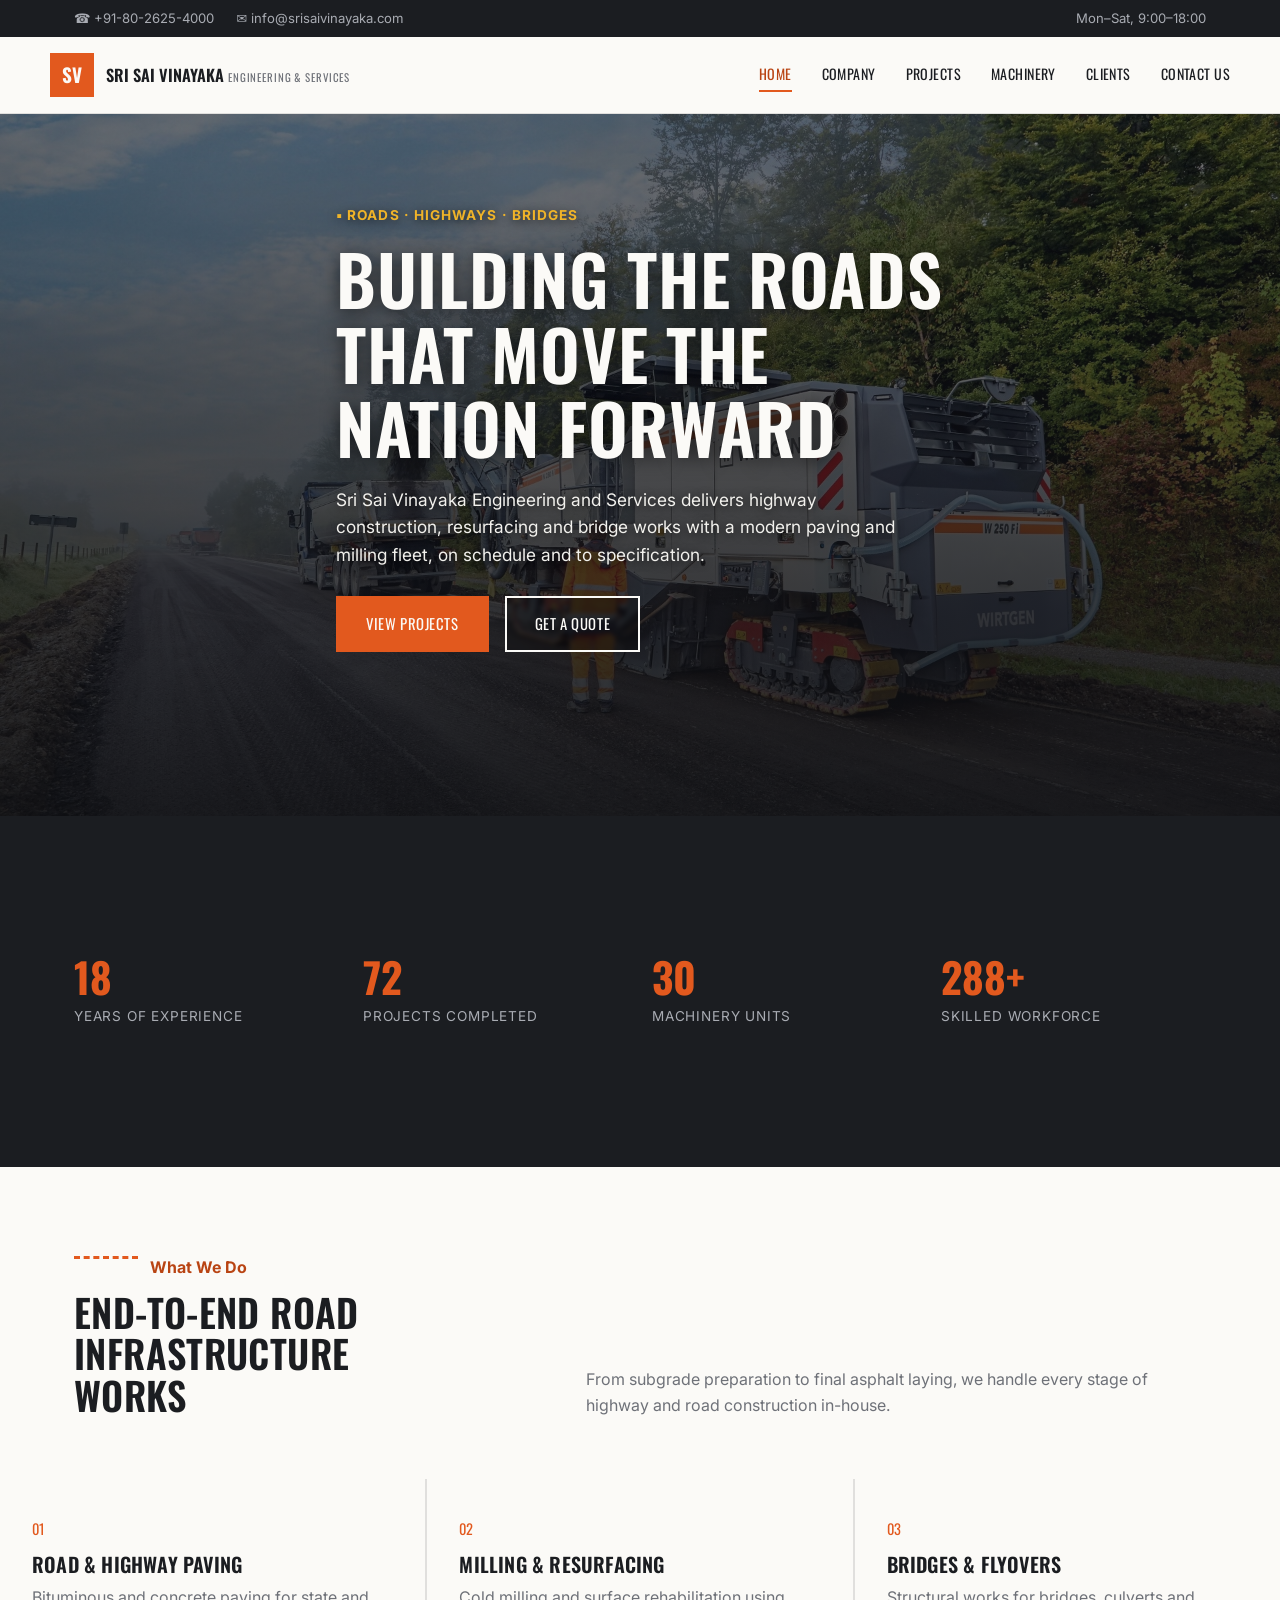
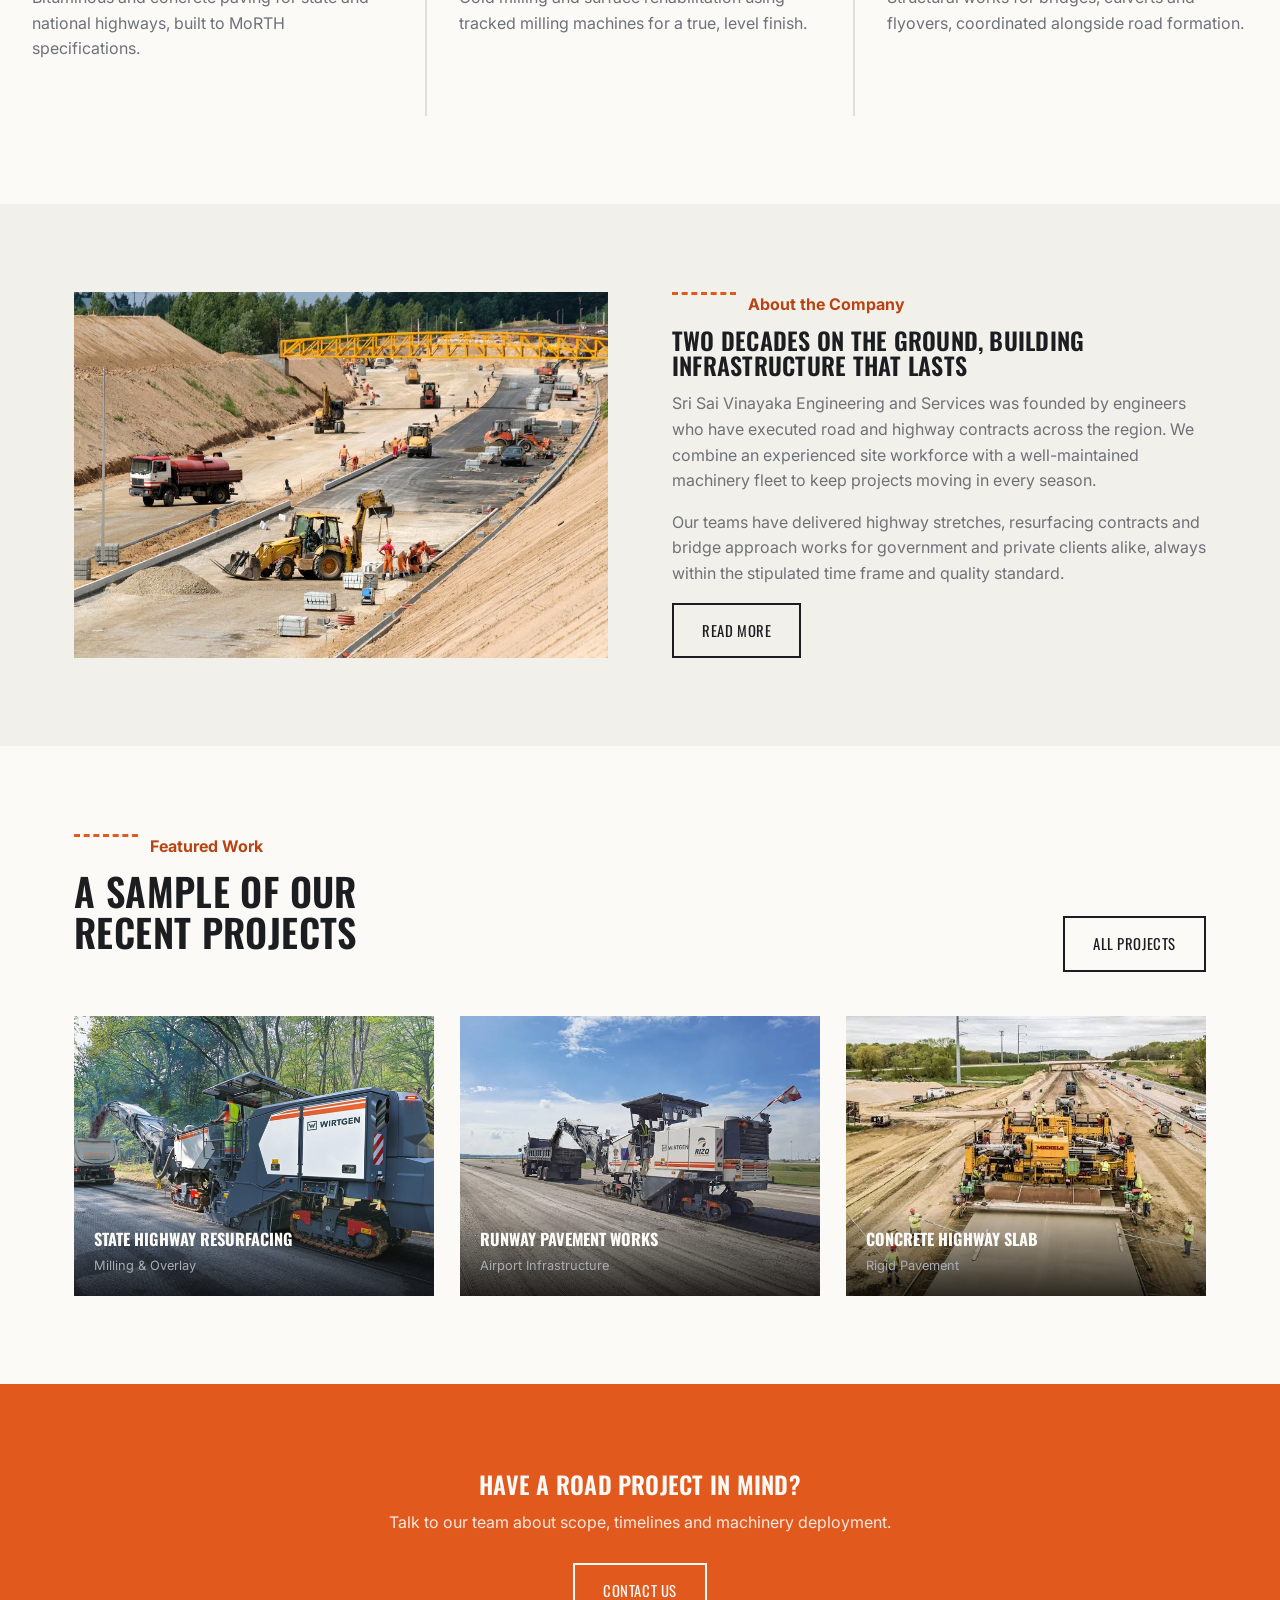
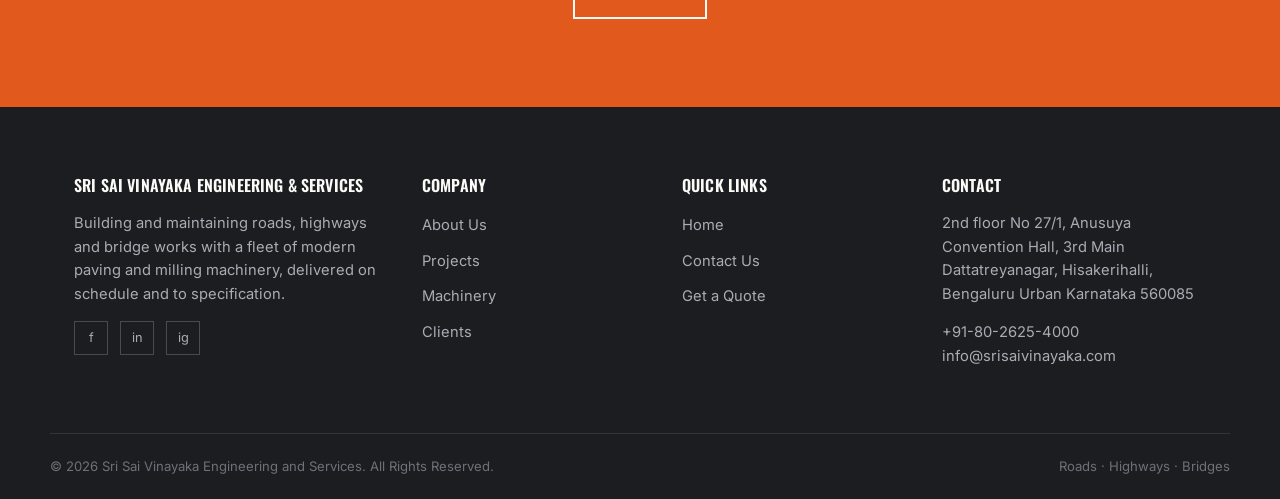
<file: index.html>
<!DOCTYPE html>
<html lang="en">
<head>
<meta charset="UTF-8">
<meta name="viewport" content="width=device-width, initial-scale=1">
<title>Sri Sai Vinayaka Engineering and Services | Road & Highway Construction</title>
<meta name="description" content="Sri Sai Vinayaka Engineering and Services — road, highway and bridge construction with a modern paving and milling machinery fleet.">
<link rel="preconnect" href="https://fonts.googleapis.com">
<link href="https://fonts.googleapis.com/css2?family=Oswald:wght@500;600;700&family=Inter:wght@400;500;600&display=swap" rel="stylesheet">
<link rel="stylesheet" href="css/style.css">
</head>
<body data-page="home">

<div id="site-header"></div>

<section class="hero" style="background-image:url('img/img7.jpg');">
  <div class="container">
    <div class="hero-eyebrow">&#9642; Roads &middot; Highways &middot; Bridges</div>
    <h1>Building the roads that move the nation forward</h1>
    <p>Sri Sai Vinayaka Engineering and Services delivers highway construction, resurfacing and bridge works with a modern paving and milling fleet, on schedule and to specification.</p>
    <div class="hero-cta">
      <a href="projects.html" class="btn btn-solid">View Projects</a>
      <a href="contact.html" class="btn btn-light">Get a Quote</a>
    </div>
  </div>
</section>

<section class="stats">
  <div class="container">
    <div class="stat"><b data-count="18">0</b><span>Years of Experience</span></div>
    <div class="stat"><b data-count="120">0</b><span>Projects Completed</span></div>
    <div class="stat"><b data-count="30">0</b><span>Machinery Units</span></div>
    <div class="stat"><b data-count="450" data-suffix="+">0</b><span>Skilled Workforce</span></div>
  </div>
</section>

<section>
  <div class="container">
    <div class="section-head">
      <div>
        <div class="eyebrow"><span class="laneline"></span>What We Do</div>
        <h2>End-to-end road infrastructure works</h2>
      </div>
      <p>From subgrade preparation to final asphalt laying, we handle every stage of highway and road construction in-house.</p>
    </div>
  </div>
  <div class="grid3">
    <div class="cap-card">
      <div class="num">01</div>
      <h3>Road & Highway Paving</h3>
      <p>Bituminous and concrete paving for state and national highways, built to MoRTH specifications.</p>
    </div>
    <div class="cap-card">
      <div class="num">02</div>
      <h3>Milling & Resurfacing</h3>
      <p>Cold milling and surface rehabilitation using tracked milling machines for a true, level finish.</p>
    </div>
    <div class="cap-card">
      <div class="num">03</div>
      <h3>Bridges & Flyovers</h3>
      <p>Structural works for bridges, culverts and flyovers, coordinated alongside road formation.</p>
    </div>
  </div>
</section>

<section style="background:var(--offwhite);">
  <div class="container split">
    <img src="img/img5.jpg" alt="Highway formation and earthworks in progress">
    <div>
      <div class="eyebrow"><span class="laneline"></span>About the Company</div>
      <h2>Two decades on the ground, building infrastructure that lasts</h2>
      <p>Sri Sai Vinayaka Engineering and Services was founded by engineers who have executed road and highway contracts across the region. We combine an experienced site workforce with a well-maintained machinery fleet to keep projects moving in every season.</p>
      <p>Our teams have delivered highway stretches, resurfacing contracts and bridge approach works for government and private clients alike, always within the stipulated time frame and quality standard.</p>
      <a href="company.html" class="btn">Read More</a>
    </div>
  </div>
</section>

<section>
  <div class="container">
    <div class="section-head">
      <div>
        <div class="eyebrow"><span class="laneline"></span>Featured Work</div>
        <h2>A sample of our recent projects</h2>
      </div>
      <a href="projects.html" class="btn">All Projects</a>
    </div>
  </div>
  <div class="container">
    <div class="gallery">
      <div class="gcard"><img src="img/img2.jpg" alt="Milling machine loading reclaimed asphalt onto a truck"><div class="tag"><b>State Highway Resurfacing</b><span>Milling & Overlay</span></div></div>
      <div class="gcard"><img src="img/img3.jpg" alt="Paving train working on an airport runway"><div class="tag"><b>Runway Pavement Works</b><span>Airport Infrastructure</span></div></div>
      <div class="gcard"><img src="img/img6.jpg" alt="Concrete paving train laying a highway slab"><div class="tag"><b>Concrete Highway Slab</b><span>Rigid Pavement</span></div></div>
    </div>
  </div>
</section>

<section class="ctastrip">
  <div class="container">
    <span class="laneline"></span>
    <h2>Have a road project in mind?</h2>
    <p style="color:rgba(255,255,255,.85); margin:0 auto 28px;">Talk to our team about scope, timelines and machinery deployment.</p>
    <a href="contact.html" class="btn btn-light">Contact Us</a>
  </div>
</section>

<div id="site-footer"></div>

<script src="js/components.js"></script>
<script src="js/main.js"></script>
</body>
</html>
</file>
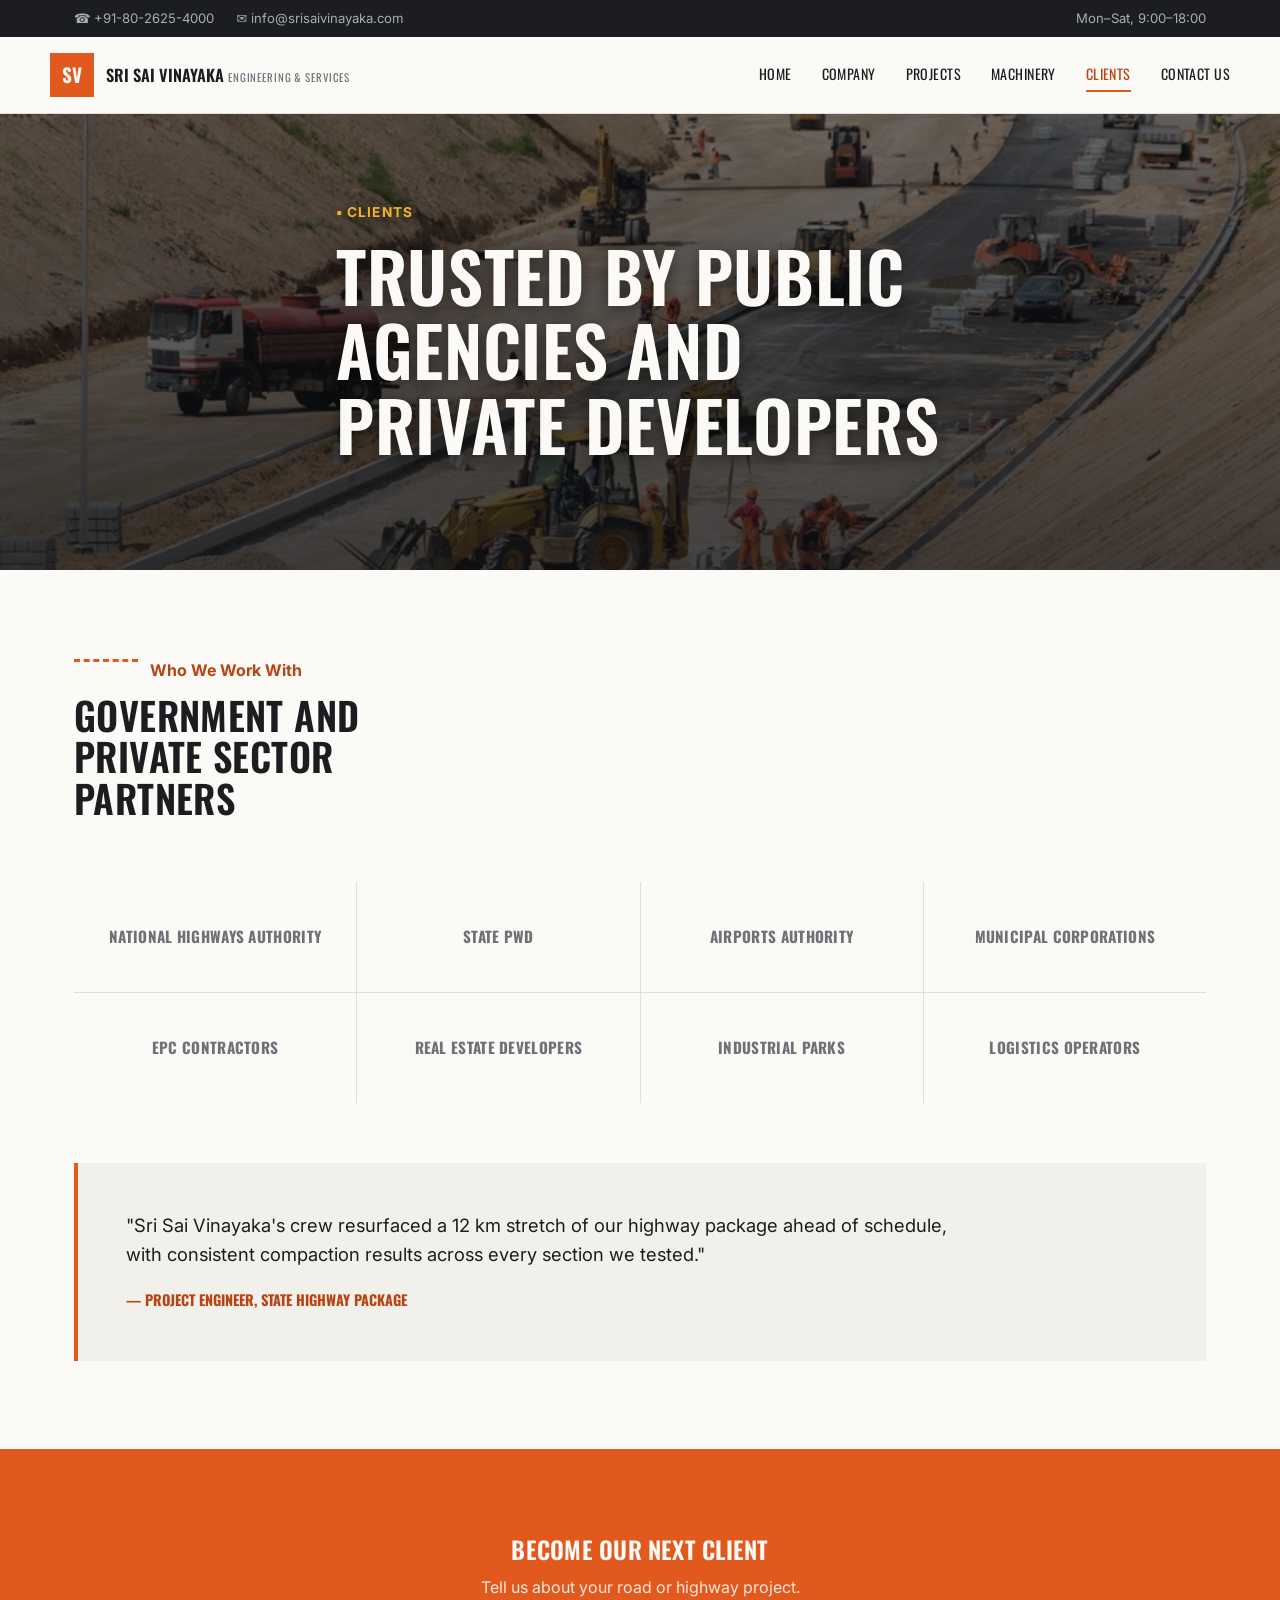
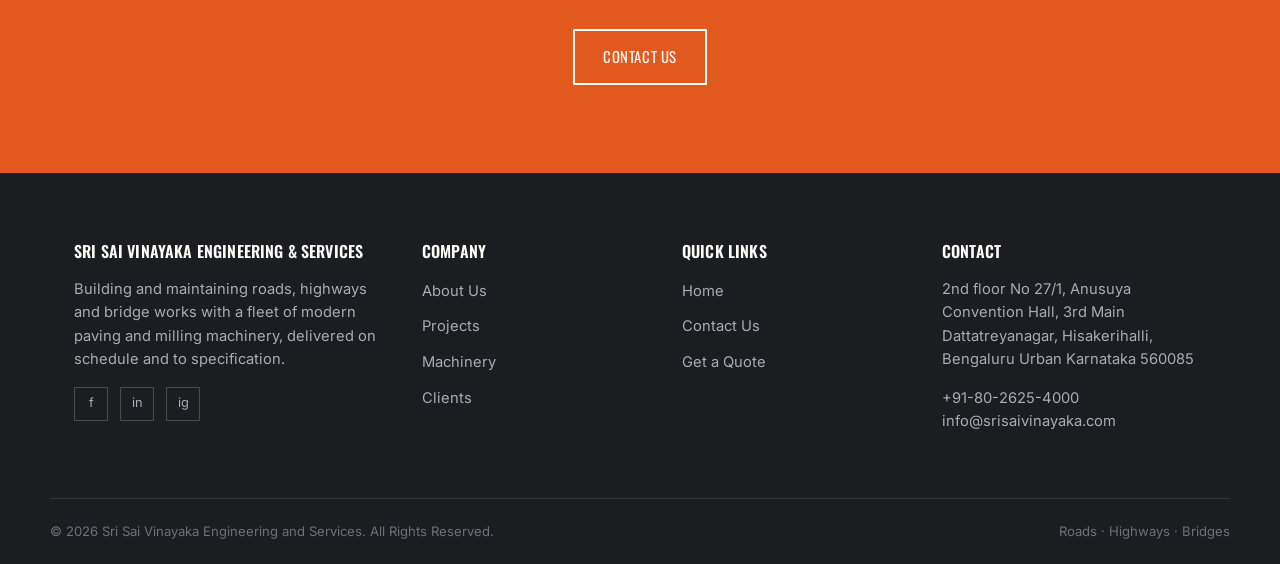
<file: clients.html>
<!DOCTYPE html>
<html lang="en">
<head>
<meta charset="UTF-8">
<meta name="viewport" content="width=device-width, initial-scale=1">
<title>Clients | Sri Sai Vinayaka Engineering and Services</title>
<link rel="preconnect" href="https://fonts.googleapis.com">
<link href="https://fonts.googleapis.com/css2?family=Oswald:wght@500;600;700&family=Inter:wght@400;500;600&display=swap" rel="stylesheet">
<link rel="stylesheet" href="css/style.css">
</head>
<body data-page="clients">

<div id="site-header"></div>

<section class="hero page-hero" style="background-image:url('img/img5.jpg');">
  <div class="container">
    <div class="hero-eyebrow">&#9642; Clients</div>
    <h1>Trusted by public agencies and private developers</h1>
  </div>
</section>

<section>
  <div class="container">
    <div class="section-head">
      <div>
        <div class="eyebrow"><span class="laneline"></span>Who We Work With</div>
        <h2>Government and private sector partners</h2>
      </div>
    </div>
  </div>

  <div class="container">
    <div class="clientgrid">
      <div class="clientcell"><b>National Highways Authority</b></div>
      <div class="clientcell"><b>State PWD</b></div>
      <div class="clientcell"><b>Airports Authority</b></div>
      <div class="clientcell"><b>Municipal Corporations</b></div>
      <div class="clientcell"><b>EPC Contractors</b></div>
      <div class="clientcell"><b>Real Estate Developers</b></div>
      <div class="clientcell"><b>Industrial Parks</b></div>
      <div class="clientcell"><b>Logistics Operators</b></div>
    </div>

    <div class="testimonial">
      <p>"Sri Sai Vinayaka's crew resurfaced a 12 km stretch of our highway package ahead of schedule, with consistent compaction results across every section we tested."</p>
      <b>&mdash; Project Engineer, State Highway Package</b>
    </div>
  </div>
</section>

<section class="ctastrip">
  <div class="container">
    <span class="laneline"></span>
    <h2>Become our next client</h2>
    <p style="color:rgba(255,255,255,.85); margin:0 auto 28px;">Tell us about your road or highway project.</p>
    <a href="contact.html" class="btn btn-light">Contact Us</a>
  </div>
</section>

<div id="site-footer"></div>

<script src="js/components.js"></script>
<script src="js/main.js"></script>
</body>
</html>
</file>
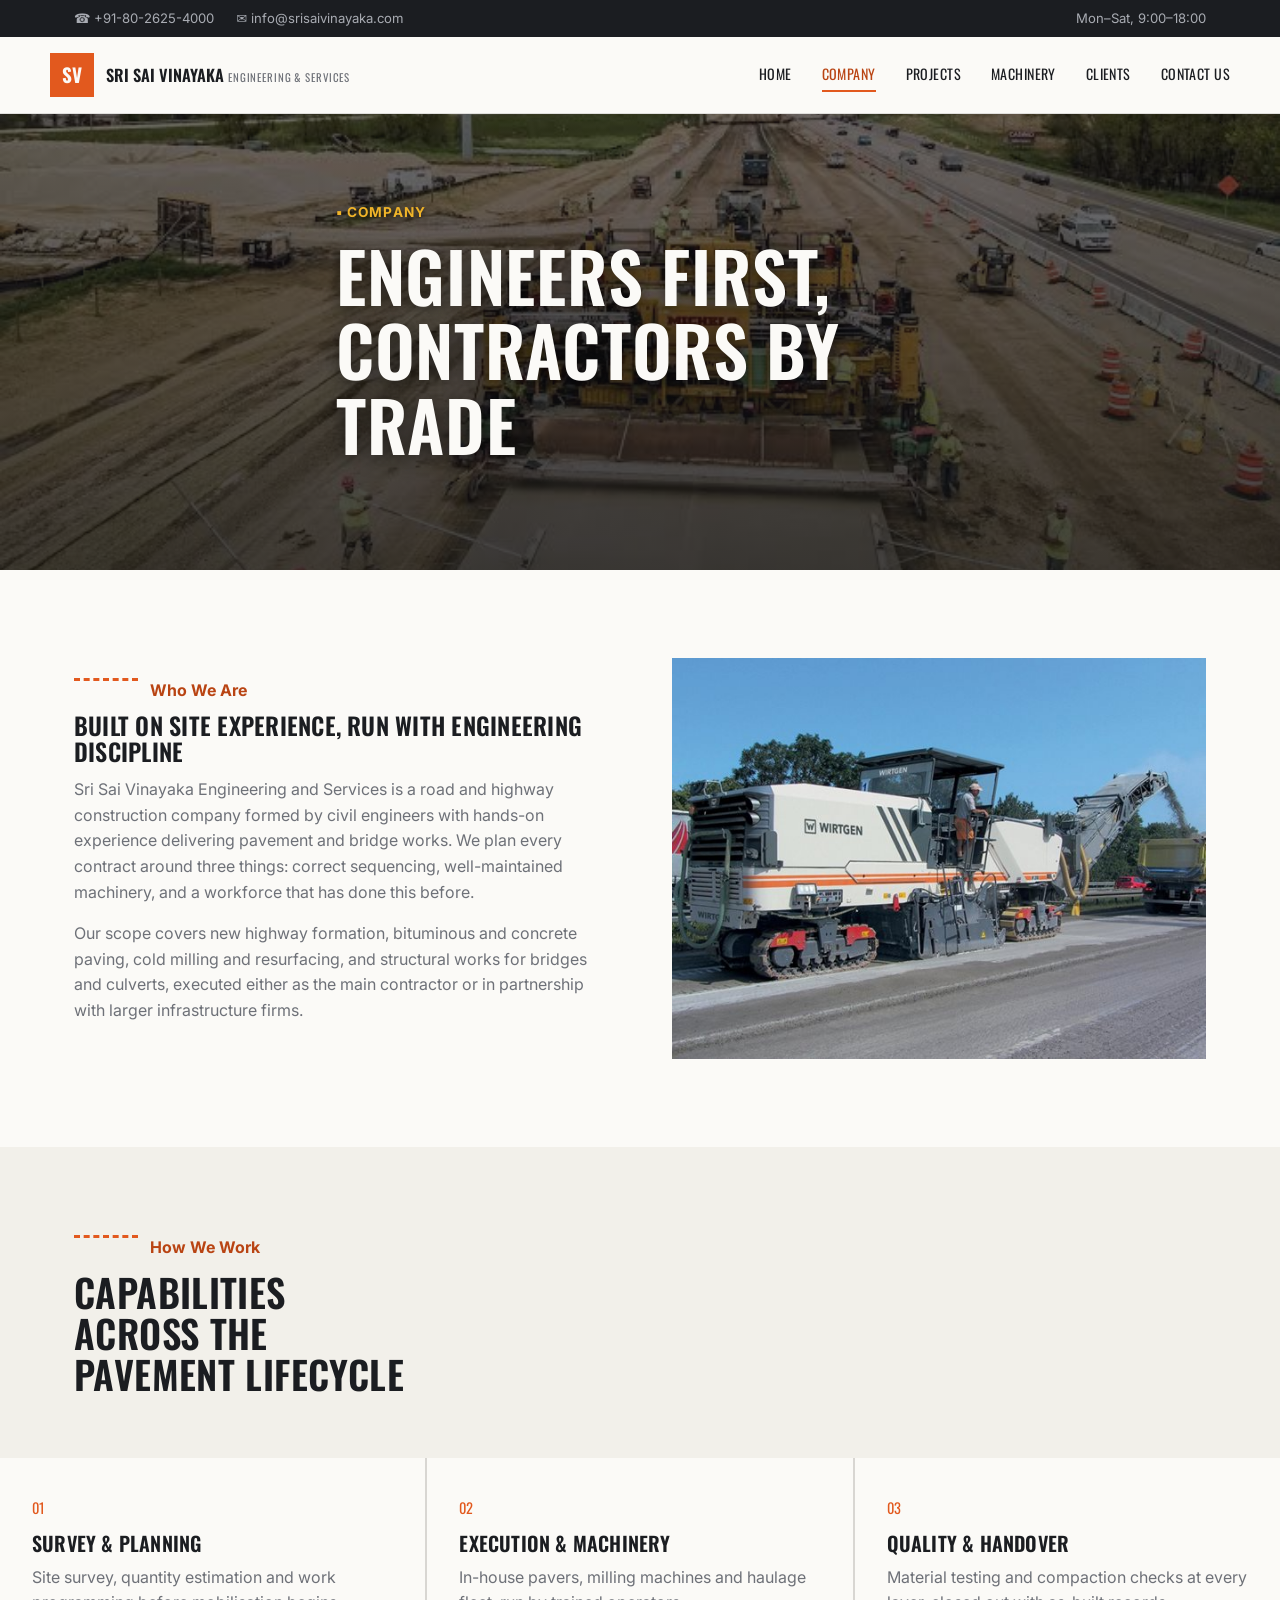
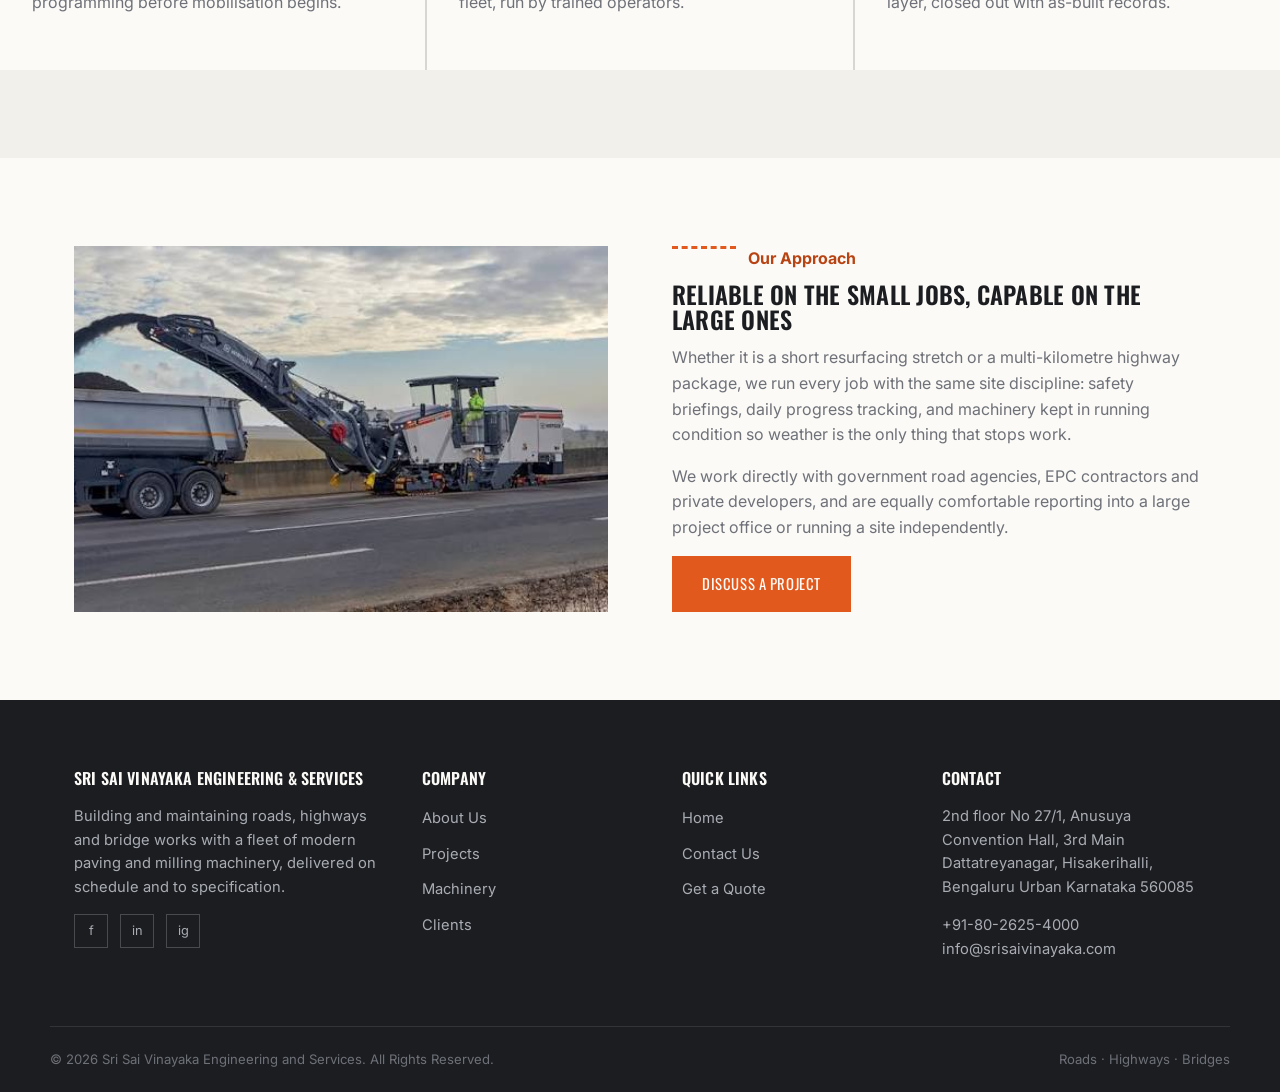
<file: company.html>
<!DOCTYPE html>
<html lang="en">
<head>
<meta charset="UTF-8">
<meta name="viewport" content="width=device-width, initial-scale=1">
<title>Company | Sri Sai Vinayaka Engineering and Services</title>
<link rel="preconnect" href="https://fonts.googleapis.com">
<link href="https://fonts.googleapis.com/css2?family=Oswald:wght@500;600;700&family=Inter:wght@400;500;600&display=swap" rel="stylesheet">
<link rel="stylesheet" href="css/style.css">
</head>
<body data-page="company">

<div id="site-header"></div>

<section class="hero page-hero" style="background-image:url('img/img6.jpg');">
  <div class="container">
    <div class="hero-eyebrow">&#9642; Company</div>
    <h1>Engineers first, contractors by trade</h1>
  </div>
</section>

<section>
  <div class="container split">
    <div>
      <div class="eyebrow"><span class="laneline"></span>Who We Are</div>
      <h2>Built on site experience, run with engineering discipline</h2>
      <p>Sri Sai Vinayaka Engineering and Services is a road and highway construction company formed by civil engineers with hands-on experience delivering pavement and bridge works. We plan every contract around three things: correct sequencing, well-maintained machinery, and a workforce that has done this before.</p>
      <p>Our scope covers new highway formation, bituminous and concrete paving, cold milling and resurfacing, and structural works for bridges and culverts, executed either as the main contractor or in partnership with larger infrastructure firms.</p>
    </div>
    <img src="img/img4.jpg" alt="Milling machine operator at work on a highway">
  </div>
</section>

<section style="background:var(--offwhite);">
  <div class="container">
    <div class="section-head">
      <div>
        <div class="eyebrow"><span class="laneline"></span>How We Work</div>
        <h2>Capabilities across the pavement lifecycle</h2>
      </div>
    </div>
  </div>
  <div class="grid3">
    <div class="cap-card">
      <div class="num">01</div>
      <h3>Survey & Planning</h3>
      <p>Site survey, quantity estimation and work programming before mobilisation begins.</p>
    </div>
    <div class="cap-card">
      <div class="num">02</div>
      <h3>Execution & Machinery</h3>
      <p>In-house pavers, milling machines and haulage fleet, run by trained operators.</p>
    </div>
    <div class="cap-card">
      <div class="num">03</div>
      <h3>Quality & Handover</h3>
      <p>Material testing and compaction checks at every layer, closed out with as-built records.</p>
    </div>
  </div>
</section>

<section>
  <div class="container split">
    <img src="img/img1.jpg" alt="Milling machine loading material onto a haulage truck on a highway">
    <div>
      <div class="eyebrow"><span class="laneline"></span>Our Approach</div>
      <h2>Reliable on the small jobs, capable on the large ones</h2>
      <p>Whether it is a short resurfacing stretch or a multi-kilometre highway package, we run every job with the same site discipline: safety briefings, daily progress tracking, and machinery kept in running condition so weather is the only thing that stops work.</p>
      <p>We work directly with government road agencies, EPC contractors and private developers, and are equally comfortable reporting into a large project office or running a site independently.</p>
      <a href="contact.html" class="btn btn-solid">Discuss a Project</a>
    </div>
  </div>
</section>

<div id="site-footer"></div>

<script src="js/components.js"></script>
<script src="js/main.js"></script>
</body>
</html>
</file>
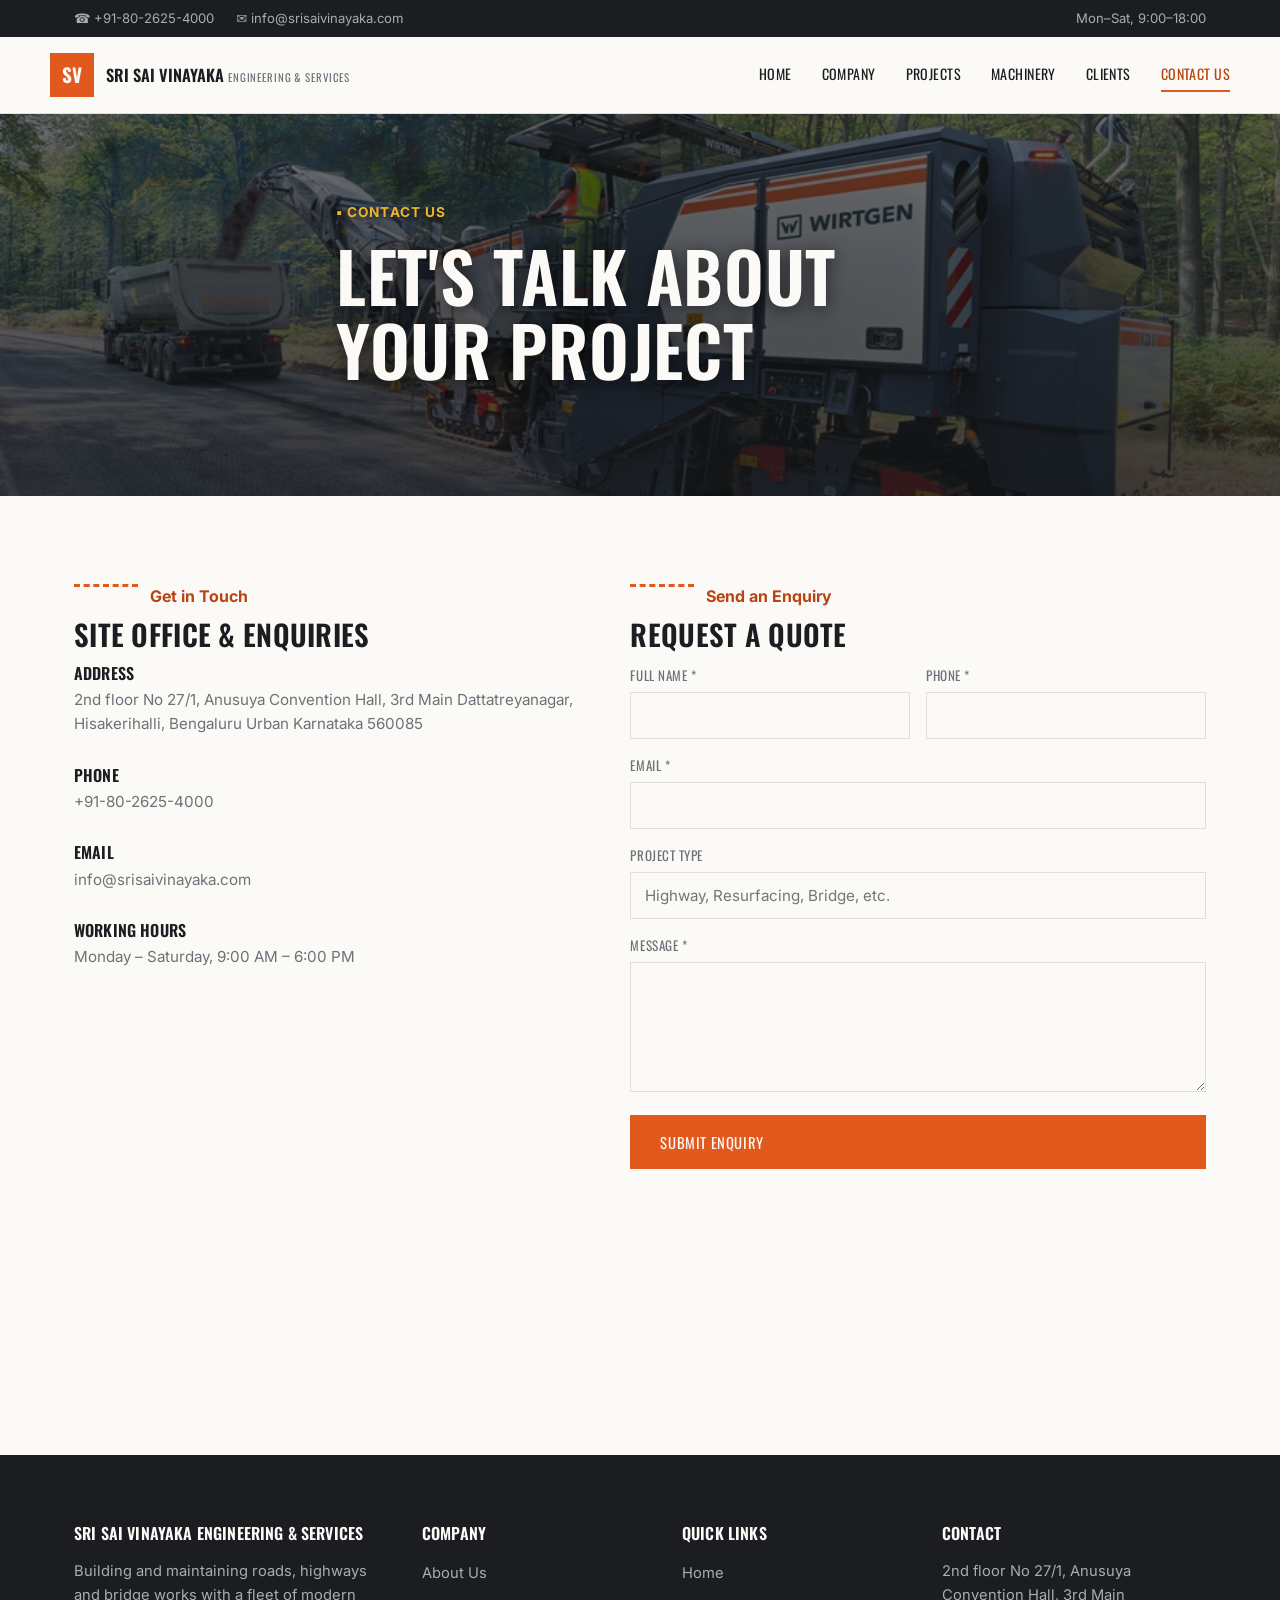
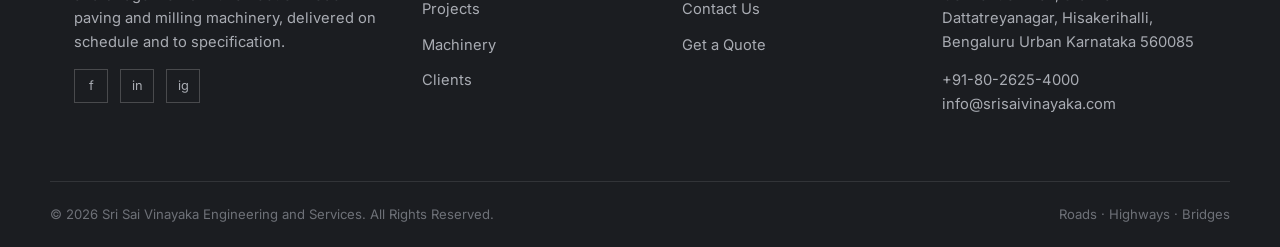
<file: contact.html>
<!DOCTYPE html>
<html lang="en">
<head>
<meta charset="UTF-8">
<meta name="viewport" content="width=device-width, initial-scale=1">
<title>Contact Us | Sri Sai Vinayaka Engineering and Services</title>
<link rel="preconnect" href="https://fonts.googleapis.com">
<link href="https://fonts.googleapis.com/css2?family=Oswald:wght@500;600;700&family=Inter:wght@400;500;600&display=swap" rel="stylesheet">
<link rel="stylesheet" href="css/style.css">
</head>
<body data-page="contact">

<div id="site-header"></div>

<section class="hero page-hero" style="background-image:url('img/img2.jpg');">
  <div class="container">
    <div class="hero-eyebrow">&#9642; Contact Us</div>
    <h1>Let's talk about your project</h1>
  </div>
</section>

<section>
  <div class="container contactgrid">
    <div>
      <div class="eyebrow"><span class="laneline"></span>Get in Touch</div>
      <h2 style="font-size:1.8rem;">Site office & enquiries</h2>

      <div class="infoblock">
        <h4>Address</h4>
        <p>2nd floor No 27/1, Anusuya Convention Hall, 3rd Main Dattatreyanagar, 
          Hisakerihalli, Bengaluru Urban Karnataka 560085</p>
      </div>
      <div class="infoblock">
        <h4>Phone</h4>
        <p>+91-80-2625-4000</p>
      </div>
      <div class="infoblock">
        <h4>Email</h4>
        <p>info@srisaivinayaka.com</p>
      </div>
      <div class="infoblock">
        <h4>Working Hours</h4>
        <p>Monday &ndash; Saturday, 9:00 AM &ndash; 6:00 PM</p>
      </div>

      <div class="mapwrap">
       <iframe src="https://www.google.com/maps/embed?pb=!1m18!1m12!1m3!1d3888.7295456842917!2d77.53876685!3d12.9250964!2m3!1f0!2f0!3f0!3m2!1i1024!2i768!4f13.1!3m3!1m2!1s0x3bae3e361e9b26f5%3A0xe47b16f38ba070a0!2sDattatreya%20Nagar%2C%20Hosakerehalli%2C%20Bengaluru%2C%20Karnataka%20560085!5e0!3m2!1sen!2sin!4v1790280738336!5m2!1sen!2sin" width="600" height="450" style="border:0;" allowfullscreen="" loading="lazy" referrerpolicy="strict-origin-when-cross-origin"></iframe>
        <!-- <iframe src="https://www.openstreetmap.org/export/embed.html?bbox=77.55%2C12.93%2C77.60%2C12.97&amp;layer=mapnik" loading="lazy" title="Location map"></iframe> -->
      </div>
    </div>

    <div>
      <div class="eyebrow"><span class="laneline"></span>Send an Enquiry</div>
      <h2 style="font-size:1.8rem;">Request a quote</h2>
      <form class="contactform">
        <div class="row2">
          <div>
            <label for="name">Full Name *</label>
            <input type="text" id="name" name="name" required>
          </div>
          <div>
            <label for="phone">Phone *</label>
            <input type="tel" id="phone" name="phone" required>
          </div>
        </div>
        <div>
          <label for="email">Email *</label>
          <input type="email" id="email" name="email" required>
        </div>
        <div>
          <label for="subject">Project Type</label>
          <input type="text" id="subject" name="subject" placeholder="Highway, Resurfacing, Bridge, etc.">
        </div>
        <div>
          <label for="message">Message *</label>
          <textarea id="message" name="message" required></textarea>
        </div>
        <button type="submit" class="btn btn-solid">Submit Enquiry</button>
        <p class="form-status"></p>
      </form>
    </div>
  </div>
</section>

<div id="site-footer"></div>

<script src="js/components.js"></script>
<script src="js/main.js"></script>
</body>
</html>
</file>
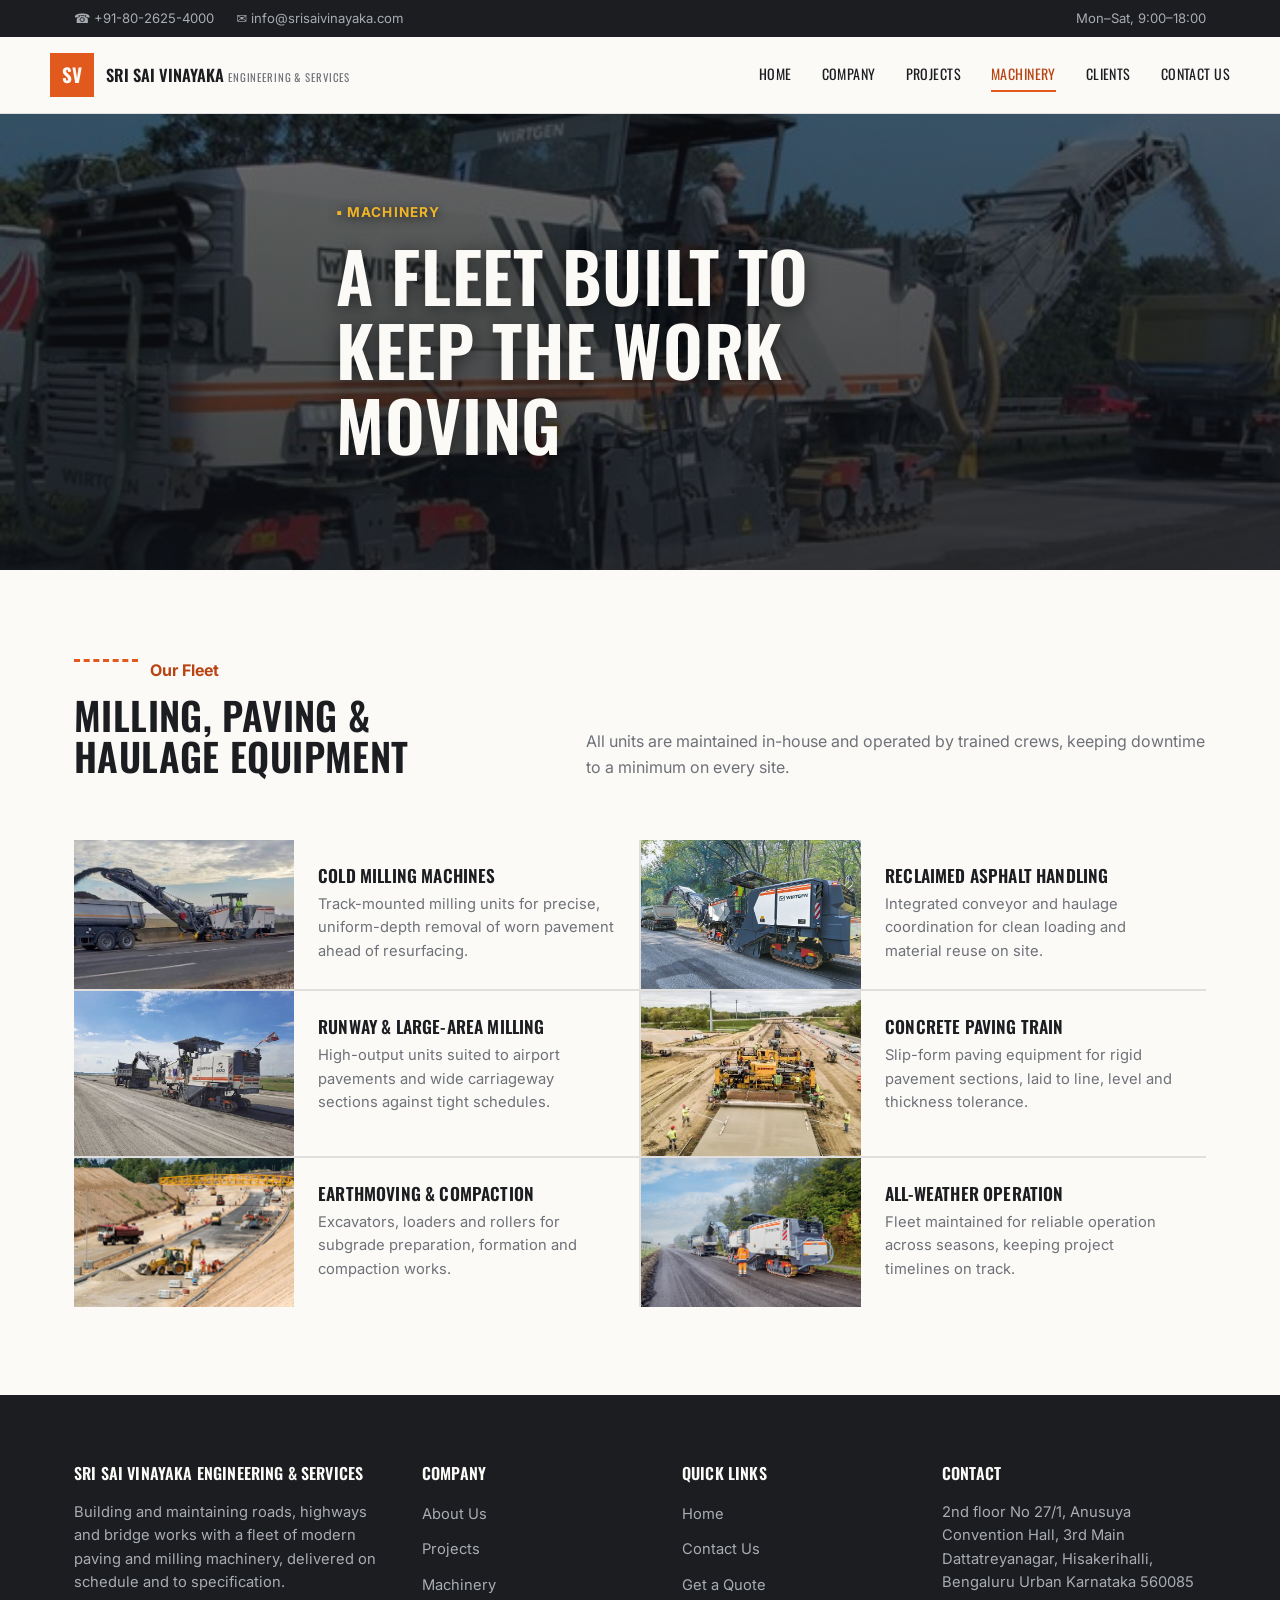
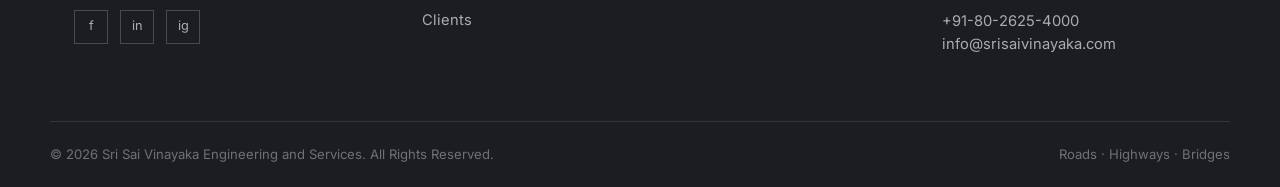
<file: machinery.html>
<!DOCTYPE html>
<html lang="en">
<head>
<meta charset="UTF-8">
<meta name="viewport" content="width=device-width, initial-scale=1">
<title>Machinery | Sri Sai Vinayaka Engineering and Services</title>
<link rel="preconnect" href="https://fonts.googleapis.com">
<link href="https://fonts.googleapis.com/css2?family=Oswald:wght@500;600;700&family=Inter:wght@400;500;600&display=swap" rel="stylesheet">
<link rel="stylesheet" href="css/style.css">
</head>
<body data-page="machinery">

<div id="site-header"></div>

<section class="hero page-hero" style="background-image:url('img/img4.jpg');">
  <div class="container">
    <div class="hero-eyebrow">&#9642; Machinery</div>
    <h1>A fleet built to keep the work moving</h1>
  </div>
</section>

<section>
  <div class="container">
    <div class="section-head">
      <div>
        <div class="eyebrow"><span class="laneline"></span>Our Fleet</div>
        <h2>Milling, paving & haulage equipment</h2>
      </div>
      <p>All units are maintained in-house and operated by trained crews, keeping downtime to a minimum on every site.</p>
    </div>
  </div>

  <div class="container">
    <div class="mgrid">
      <div class="mcard">
        <img src="img/img1.jpg" alt="Cold milling machine loading reclaimed asphalt onto a tipper truck">
        <div class="mbody">
          <h3>Cold Milling Machines</h3>
          <p>Track-mounted milling units for precise, uniform-depth removal of worn pavement ahead of resurfacing.</p>
        </div>
      </div>
      <div class="mcard">
        <img src="img/img2.jpg" alt="Milling machine working beside a haul truck on a tree-lined road">
        <div class="mbody">
          <h3>Reclaimed Asphalt Handling</h3>
          <p>Integrated conveyor and haulage coordination for clean loading and material reuse on site.</p>
        </div>
      </div>
      <div class="mcard">
        <img src="img/img3.jpg" alt="Milling machine and haul truck operating on an airport runway">
        <div class="mbody">
          <h3>Runway & Large-Area Milling</h3>
          <p>High-output units suited to airport pavements and wide carriageway sections against tight schedules.</p>
        </div>
      </div>
      <div class="mcard">
        <img src="img/img6.jpg" alt="Concrete slip-form paver laying a highway slab">
        <div class="mbody">
          <h3>Concrete Paving Train</h3>
          <p>Slip-form paving equipment for rigid pavement sections, laid to line, level and thickness tolerance.</p>
        </div>
      </div>
      <div class="mcard">
        <img src="img/img5.jpg" alt="Excavators and rollers working on highway earthworks">
        <div class="mbody">
          <h3>Earthmoving & Compaction</h3>
          <p>Excavators, loaders and rollers for subgrade preparation, formation and compaction works.</p>
        </div>
      </div>
      <div class="mcard">
        <img src="img/img7.jpg" alt="Milling machine loading a truck on a rural road in misty weather">
        <div class="mbody">
          <h3>All-Weather Operation</h3>
          <p>Fleet maintained for reliable operation across seasons, keeping project timelines on track.</p>
        </div>
      </div>
    </div>
  </div>
</section>

<div id="site-footer"></div>

<script src="js/components.js"></script>
<script src="js/main.js"></script>
</body>
</html>
</file>
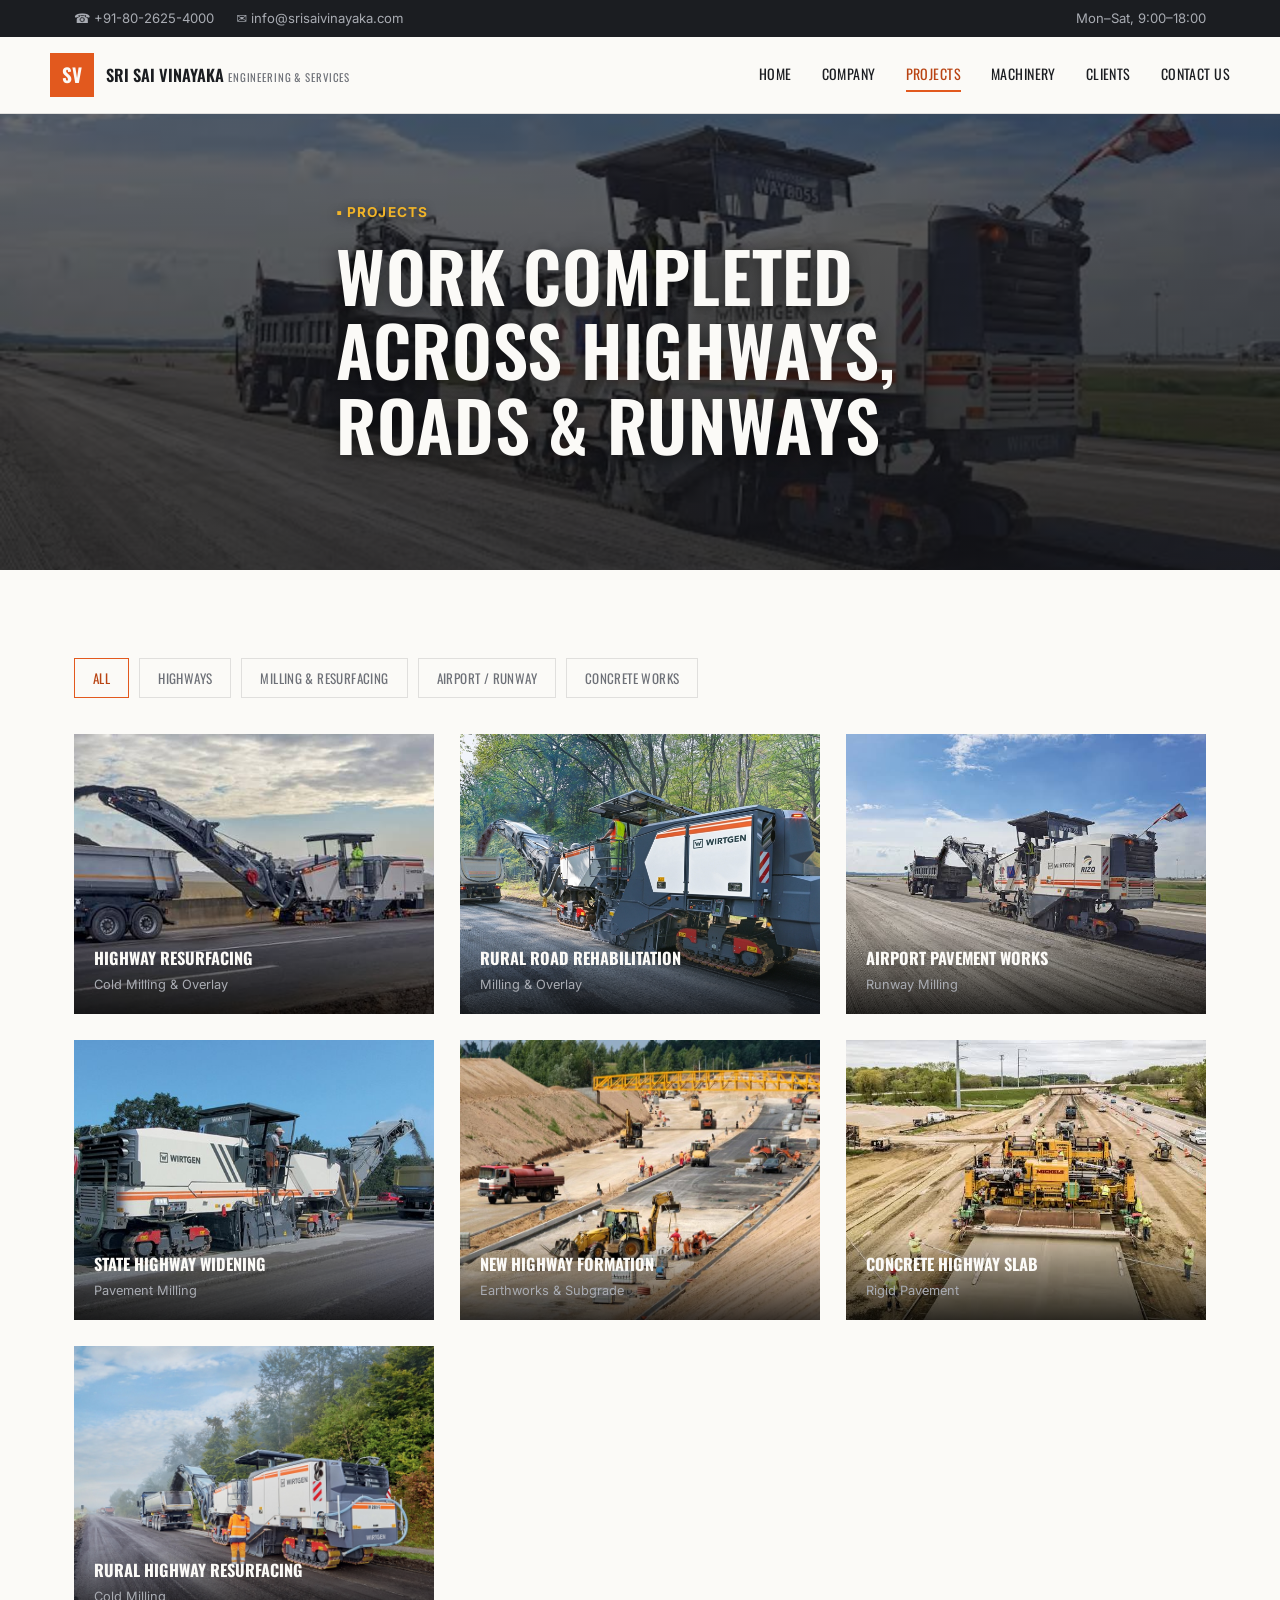
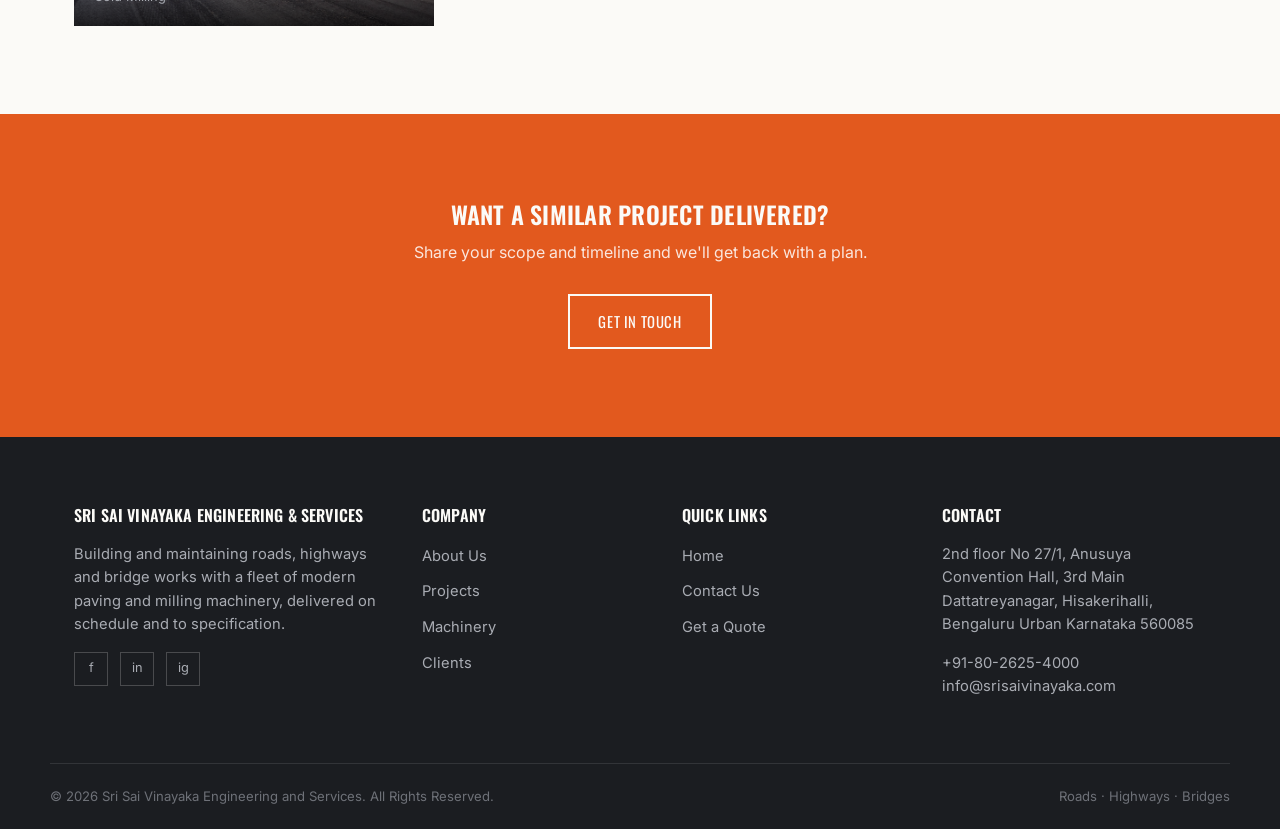
<file: projects.html>
<!DOCTYPE html>
<html lang="en">
<head>
<meta charset="UTF-8">
<meta name="viewport" content="width=device-width, initial-scale=1">
<title>Projects | Sri Sai Vinayaka Engineering and Services</title>
<link rel="preconnect" href="https://fonts.googleapis.com">
<link href="https://fonts.googleapis.com/css2?family=Oswald:wght@500;600;700&family=Inter:wght@400;500;600&display=swap" rel="stylesheet">
<link rel="stylesheet" href="css/style.css">
</head>
<body data-page="projects">

<div id="site-header"></div>

<section class="hero page-hero" style="background-image:url('img/img3.jpg');">
  <div class="container">
    <div class="hero-eyebrow">&#9642; Projects</div>
    <h1>Work completed across highways, roads & runways</h1>
  </div>
</section>

<section>
  <div class="container">
    <div class="filterbar">
      <button class="filterbtn active" data-filter="all">All</button>
      <button class="filterbtn" data-filter="highway">Highways</button>
      <button class="filterbtn" data-filter="resurfacing">Milling & Resurfacing</button>
      <button class="filterbtn" data-filter="runway">Airport / Runway</button>
      <button class="filterbtn" data-filter="concrete">Concrete Works</button>
    </div>

    <div class="gallery">
      <div class="gcard" data-category="resurfacing">
        <img src="img/img1.jpg" alt="Milling machine loading reclaimed asphalt onto a truck on a highway">
        <div class="tag"><b>Highway Resurfacing</b><span>Cold Milling & Overlay</span></div>
      </div>
      <div class="gcard" data-category="resurfacing">
        <img src="img/img2.jpg" alt="Milling machine working alongside a haul truck through a forest road">
        <div class="tag"><b>Rural Road Rehabilitation</b><span>Milling & Overlay</span></div>
      </div>
      <div class="gcard" data-category="runway">
        <img src="img/img3.jpg" alt="Paving train working on an airport runway under a clear sky">
        <div class="tag"><b>Airport Pavement Works</b><span>Runway Milling</span></div>
      </div>
      <div class="gcard" data-category="highway">
        <img src="img/img4.jpg" alt="Milling machine operator working a highway stretch in daylight">
        <div class="tag"><b>State Highway Widening</b><span>Pavement Milling</span></div>
      </div>
      <div class="gcard" data-category="highway">
        <img src="img/img5.jpg" alt="Highway formation and earthworks with multiple machinery on site">
        <div class="tag"><b>New Highway Formation</b><span>Earthworks & Subgrade</span></div>
      </div>
      <div class="gcard" data-category="concrete">
        <img src="img/img6.jpg" alt="Concrete paving train laying a highway slab with a slip-form paver">
        <div class="tag"><b>Concrete Highway Slab</b><span>Rigid Pavement</span></div>
      </div>
      <div class="gcard" data-category="resurfacing">
        <img src="img/img7.jpg" alt="Milling machine loading material onto a truck on a misty rural road">
        <div class="tag"><b>Rural Highway Resurfacing</b><span>Cold Milling</span></div>
      </div>
    </div>
  </div>
</section>

<section class="ctastrip">
  <div class="container">
    <span class="laneline"></span>
    <h2>Want a similar project delivered?</h2>
    <p style="color:rgba(255,255,255,.85); margin:0 auto 28px;">Share your scope and timeline and we'll get back with a plan.</p>
    <a href="contact.html" class="btn btn-light">Get in Touch</a>
  </div>
</section>

<div id="site-footer"></div>

<script src="js/components.js"></script>
<script src="js/main.js"></script>
</body>
</html>
</file>
<file: css/style.css>
/* ==========================================================================
   Sri Sai Vinayaka Engineering and Services — shared stylesheet
   ========================================================================== */

:root{
  --asphalt:    #1B1D21;
  --asphalt-2:  #26282E;
  --concrete:   #6E7178;
  --concrete-l: #A9ACB3;
  --offwhite:   #F2F0EA;
  --paper:      #FBFAF7;
  --orange:     #E2591E;
  --orange-d:   #B94413;
  --yellow:     #F0B429;
  --line:       rgba(27,29,33,0.12);
}

*,*::before,*::after{ box-sizing:border-box; }
html{ scroll-behavior:smooth; }
body{
  margin:0;
  font-family:'Inter',system-ui,sans-serif;
  color:var(--asphalt);
  background:var(--paper);
  line-height:1.6;
}
h1,h2,h3,h4{
  font-family:'Oswald',sans-serif;
  text-transform:uppercase;
  letter-spacing:.01em;
  margin:0 0 .5em;
  line-height:1.08;
  font-weight:600;
}
p{ margin:0 0 1em; color:var(--concrete); max-width:62ch; }
a{ color:inherit; text-decoration:none; }
img{ max-width:100%; display:block; }
ul{ margin:0; padding:0; list-style:none; }
.container{ max-width:1180px; margin:0 auto; padding:0 24px; }
section{ padding:88px 0; }

/* dashed lane-line divider motif */
.laneline{
  height:0;
  border-top:3px dashed var(--orange);
  width:64px;
  margin:0 0 22px;
}
.eyebrow{
  display:flex; align-items:center; gap:12px;
  color:var(--orange-d); font-weight:700; margin-bottom:10px;
}

.btn{
  display:inline-flex; align-items:center; gap:10px;
  padding:14px 28px;
  font-family:'Oswald',sans-serif;
  text-transform:uppercase; letter-spacing:.04em; font-size:.92rem;
  border:2px solid var(--asphalt); color:var(--asphalt);
  background:transparent; cursor:pointer; transition:.2s ease;
}
.btn:hover{ background:var(--asphalt); color:var(--paper); }
.btn-solid{ background:var(--orange); border-color:var(--orange); color:var(--paper); }
.btn-solid:hover{ background:var(--orange-d); border-color:var(--orange-d); }
.btn-light{ border-color:var(--paper); color:var(--paper); }
.btn-light:hover{ background:var(--paper); color:var(--asphalt); }

/* ---------------- Header ---------------- */
.topbar{
  background:var(--asphalt); color:var(--concrete-l);
  font-size:.82rem;
}
.topbar .container{
  display:flex; justify-content:space-between; align-items:center;
  padding-top:8px; padding-bottom:8px; gap:16px; flex-wrap:wrap;
}
.topbar a{ color:var(--concrete-l); }
.topbar .topbar-contacts{ display:flex; gap:22px; flex-wrap:wrap; }
.topbar .topbar-contacts span{ display:inline-flex; align-items:center; gap:6px; }

header.site-header{
  position:sticky; top:0; z-index:50;
  background:var(--paper);
  border-bottom:1px solid var(--line);
}
.navwrap{
  display:flex; align-items:center; justify-content:space-between;
  padding:16px 0;
}
.brand{ display:flex; align-items:center; gap:12px; }
.brand-mark{
  width:44px; height:44px; background:var(--orange);
  display:flex; align-items:center; justify-content:center;
  color:var(--paper); font-family:'Oswald',sans-serif; font-weight:700; font-size:1.2rem;
  flex-shrink:0;
}
.brand-text{ font-family:'Oswald',sans-serif; line-height:1.15; }
.brand-text .l1{ font-size:1.02rem; font-weight:600; text-transform:uppercase; }
.brand-text .l2{ font-size:.68rem; color:var(--concrete); letter-spacing:.08em; text-transform:uppercase; }

nav.mainnav ul{ display:flex; gap:30px; }
nav.mainnav a{
  font-family:'Oswald',sans-serif; text-transform:uppercase; font-size:.88rem;
  letter-spacing:.03em; padding:8px 0; position:relative; color:var(--asphalt);
}
nav.mainnav a::after{
  content:""; position:absolute; left:0; bottom:0; height:2px; width:0;
  background:var(--orange); transition:.2s ease;
}
nav.mainnav a:hover::after, nav.mainnav a.active::after{ width:100%; }
nav.mainnav a.active{ color:var(--orange-d); }

.navtoggle{ display:none; background:none; border:0; cursor:pointer; }
.navtoggle span{ display:block; width:26px; height:2px; background:var(--asphalt); margin:6px 0; }

/* ---------------- Hero ---------------- */
.hero{
  position:relative; color:var(--paper); min-height:78vh;
  display:flex; align-items:flex-end;
  background-size:cover; background-position:center; background-color:var(--asphalt);
}
.hero::before{
  content:"";
  position:absolute; inset:0;
  background:linear-gradient(180deg,rgba(15,16,19,.55) 0%,rgba(15,16,19,.68) 40%,rgba(15,16,19,.92) 100%);
}
.hero .container{ position:relative; z-index:1; padding-bottom:76px; }
.hero-eyebrow{
  display:flex; align-items:center; gap:10px; text-transform:uppercase;
  font-size:.85rem; letter-spacing:.08em; color:var(--yellow); font-weight:700; margin-bottom:14px;
  text-shadow:0 2px 10px rgba(0,0,0,.65);
}
.hero h1{
  font-size:clamp(2.4rem,5.4vw,4.4rem); color:var(--paper); max-width:16ch; margin-bottom:.3em;
  text-shadow:0 3px 18px rgba(0,0,0,.6);
}
.hero p{
  color:#F2F1ED; max-width:52ch; font-size:1.08rem;
  text-shadow:0 2px 10px rgba(0,0,0,.65);
}
.hero-cta{ display:flex; gap:16px; margin-top:28px; flex-wrap:wrap; }
.hero-cta .btn-light{ background:rgba(0,0,0,.25); backdrop-filter:blur(2px); }

.page-hero{
  min-height:38vh; align-items:center;
}
.page-hero .container{ padding-bottom:0; }
.page-hero::before{
  background:linear-gradient(180deg,rgba(15,16,19,.6),rgba(15,16,19,.78));
}

/* ---------------- Stat strip ---------------- */
.stats{
  background:var(--asphalt); color:var(--paper);
}
.stats .container{
  display:grid; grid-template-columns:repeat(4,1fr); gap:24px;
  padding:52px 24px;
}
.stat b{
  display:block; font-family:'Oswald',sans-serif; font-size:2.6rem; color:var(--orange);
  line-height:1;
}
.stat span{ display:block; margin-top:8px; font-size:.85rem; text-transform:uppercase; letter-spacing:.06em; color:var(--concrete-l); }

/* ---------------- Service / capability cards ---------------- */
.grid3{ display:grid; grid-template-columns:repeat(3,1fr); gap:2px; background:var(--line); }
.cap-card{
  background:var(--paper); padding:38px 32px; position:relative;
}
.cap-card .num{ font-family:'Oswald',sans-serif; color:var(--orange); font-size:.9rem; margin-bottom:14px; }
.cap-card h3{ font-size:1.25rem; margin-bottom:10px; }

/* ---------------- Section headers ---------------- */
.section-head{ display:flex; justify-content:space-between; align-items:flex-end; gap:24px; margin-bottom:44px; flex-wrap:wrap; }
.section-head h2{ font-size:clamp(1.8rem,3vw,2.5rem); max-width:16ch; }

/* ---------------- Two column ---------------- */
.split{ display:grid; grid-template-columns:1fr 1fr; gap:64px; align-items:center; }
.split img{ width:100%; height:100%; object-fit:cover; }

/* ---------------- Project / gallery grid ---------------- */
.filterbar{ display:flex; gap:10px; flex-wrap:wrap; margin-bottom:36px; }
.filterbtn{
  font-family:'Oswald',sans-serif; text-transform:uppercase; font-size:.82rem; letter-spacing:.03em;
  padding:9px 18px; border:1px solid var(--line); background:none; cursor:pointer; color:var(--concrete);
}
.filterbtn.active, .filterbtn:hover{ border-color:var(--orange); color:var(--orange-d); }

.gallery{ display:grid; grid-template-columns:repeat(3,1fr); gap:26px; }
.gcard{ position:relative; overflow:hidden; background:var(--asphalt); cursor:default; }
.gcard img{ width:100%; height:280px; object-fit:cover; transition:.4s ease; }
.gcard:hover img{ transform:scale(1.06); opacity:.75; }
.gcard .tag{
  position:absolute; left:0; bottom:0; right:0; padding:18px 20px;
  background:linear-gradient(0deg,rgba(0,0,0,.78),transparent);
  color:var(--paper);
}
.gcard .tag b{ font-family:'Oswald',sans-serif; text-transform:uppercase; display:block; font-size:1.02rem; }
.gcard .tag span{ font-size:.8rem; color:var(--concrete-l); }

/* ---------------- Machinery list ---------------- */
.mgrid{ display:grid; grid-template-columns:repeat(2,1fr); gap:2px; background:var(--line); }
.mcard{ background:var(--paper); display:grid; grid-template-columns:220px 1fr; }
.mcard img{ width:100%; height:100%; object-fit:cover; }
.mcard .mbody{ padding:26px 24px; }
.mcard h3{ font-size:1.08rem; margin-bottom:8px; }
.mcard p{ font-size:.92rem; margin:0; }

/* ---------------- Clients ---------------- */
.clientgrid{ display:grid; grid-template-columns:repeat(4,1fr); gap:1px; background:var(--line); }
.clientcell{
  background:var(--paper); padding:34px 20px; display:flex; align-items:center; justify-content:center;
  min-height:110px; text-align:center;
}
.clientcell b{ font-family:'Oswald',sans-serif; text-transform:uppercase; font-size:.95rem; color:var(--concrete); letter-spacing:.02em; }

.testimonial{
  background:var(--offwhite); padding:48px; border-left:4px solid var(--orange); margin-top:60px;
}
.testimonial p{ font-size:1.15rem; color:var(--asphalt); font-style:normal; max-width:70ch; }
.testimonial b{ font-family:'Oswald',sans-serif; text-transform:uppercase; font-size:.9rem; color:var(--orange-d); }

/* ---------------- Contact ---------------- */
.contactgrid{ display:grid; grid-template-columns:1fr 1.15fr; gap:56px; }
.infoblock{ margin-bottom:30px; }
.infoblock h4{ font-size:1rem; margin-bottom:6px; }
.infoblock p{ font-size:.95rem; margin:0; }

form.contactform{ display:grid; gap:16px; }
form.contactform .row2{ display:grid; grid-template-columns:1fr 1fr; gap:16px; }
form.contactform label{ font-size:.82rem; text-transform:uppercase; letter-spacing:.04em; color:var(--concrete); display:block; margin-bottom:6px; font-family:'Oswald',sans-serif; }
form.contactform input, form.contactform textarea{
  width:100%; border:1px solid var(--line); background:var(--paper); padding:13px 14px;
  font-family:'Inter',sans-serif; font-size:.95rem; color:var(--asphalt);
}
form.contactform input:focus, form.contactform textarea:focus{ outline:2px solid var(--orange); outline-offset:1px; }
form.contactform textarea{ min-height:130px; resize:vertical; }
.form-status{ font-size:.9rem; margin-top:6px; }
.form-status.ok{ color:#1a7d3a; }

.mapwrap iframe{ width:100%; height:340px; border:0; margin-top:20px; filter:grayscale(.25); }

/* ---------------- CTA strip ---------------- */
.ctastrip{
  background:var(--orange); color:var(--paper); text-align:center;
}
.ctastrip h2{ color:var(--paper); }
.ctastrip .laneline{ margin-left:auto; margin-right:auto; border-color:var(--paper); }

/* ---------------- Footer ---------------- */
footer.site-footer{ background:var(--asphalt); color:var(--concrete-l); padding-top:70px; }
.footgrid{ display:grid; grid-template-columns:1.4fr 1fr 1fr 1.2fr; gap:40px; padding-bottom:50px; }
.footgrid h4{ color:var(--paper); font-size:1rem; margin-bottom:18px; }
.footgrid p{ color:var(--concrete-l); font-size:.92rem; }
.footgrid ul li{ margin-bottom:10px; }
.footgrid ul a{ font-size:.92rem; color:var(--concrete-l); }
.footgrid ul a:hover{ color:var(--orange); }
.footbottom{
  border-top:1px solid rgba(255,255,255,.1); padding:22px 0; font-size:.82rem;
  display:flex; justify-content:space-between; flex-wrap:wrap; gap:10px; color:var(--concrete);
}
.social{ display:flex; gap:12px; }
.social a{
  width:34px; height:34px; border:1px solid rgba(255,255,255,.2); display:flex; align-items:center; justify-content:center;
  font-size:.8rem;
}
.social a:hover{ border-color:var(--orange); color:var(--orange); }

/* ---------------- Responsive ---------------- */
@media (max-width:960px){
  .split{ grid-template-columns:1fr; }
  .grid3{ grid-template-columns:1fr; }
  .gallery{ grid-template-columns:repeat(2,1fr); }
  .stats .container{ grid-template-columns:repeat(2,1fr); }
  .footgrid{ grid-template-columns:1fr 1fr; }
  .clientgrid{ grid-template-columns:repeat(2,1fr); }
  .mcard{ grid-template-columns:1fr; }
  .mcard img{ height:200px; }
  .contactgrid{ grid-template-columns:1fr; }
}
@media (max-width:720px){
  nav.mainnav{
    position:fixed; inset:0 0 0 auto; width:78%; max-width:320px; background:var(--paper);
    transform:translateX(100%); transition:.25s ease; padding:100px 30px 30px; z-index:60;
    box-shadow:-8px 0 24px rgba(0,0,0,.15);
  }
  nav.mainnav.open{ transform:translateX(0); }
  nav.mainnav ul{ flex-direction:column; gap:22px; }
  .navtoggle{ display:block; }
  .gallery{ grid-template-columns:1fr; }
  .footgrid{ grid-template-columns:1fr; }
  .clientgrid{ grid-template-columns:1fr 1fr; }
  form.contactform .row2{ grid-template-columns:1fr; }
  .stats .container{ grid-template-columns:1fr 1fr; }
}
</file>
